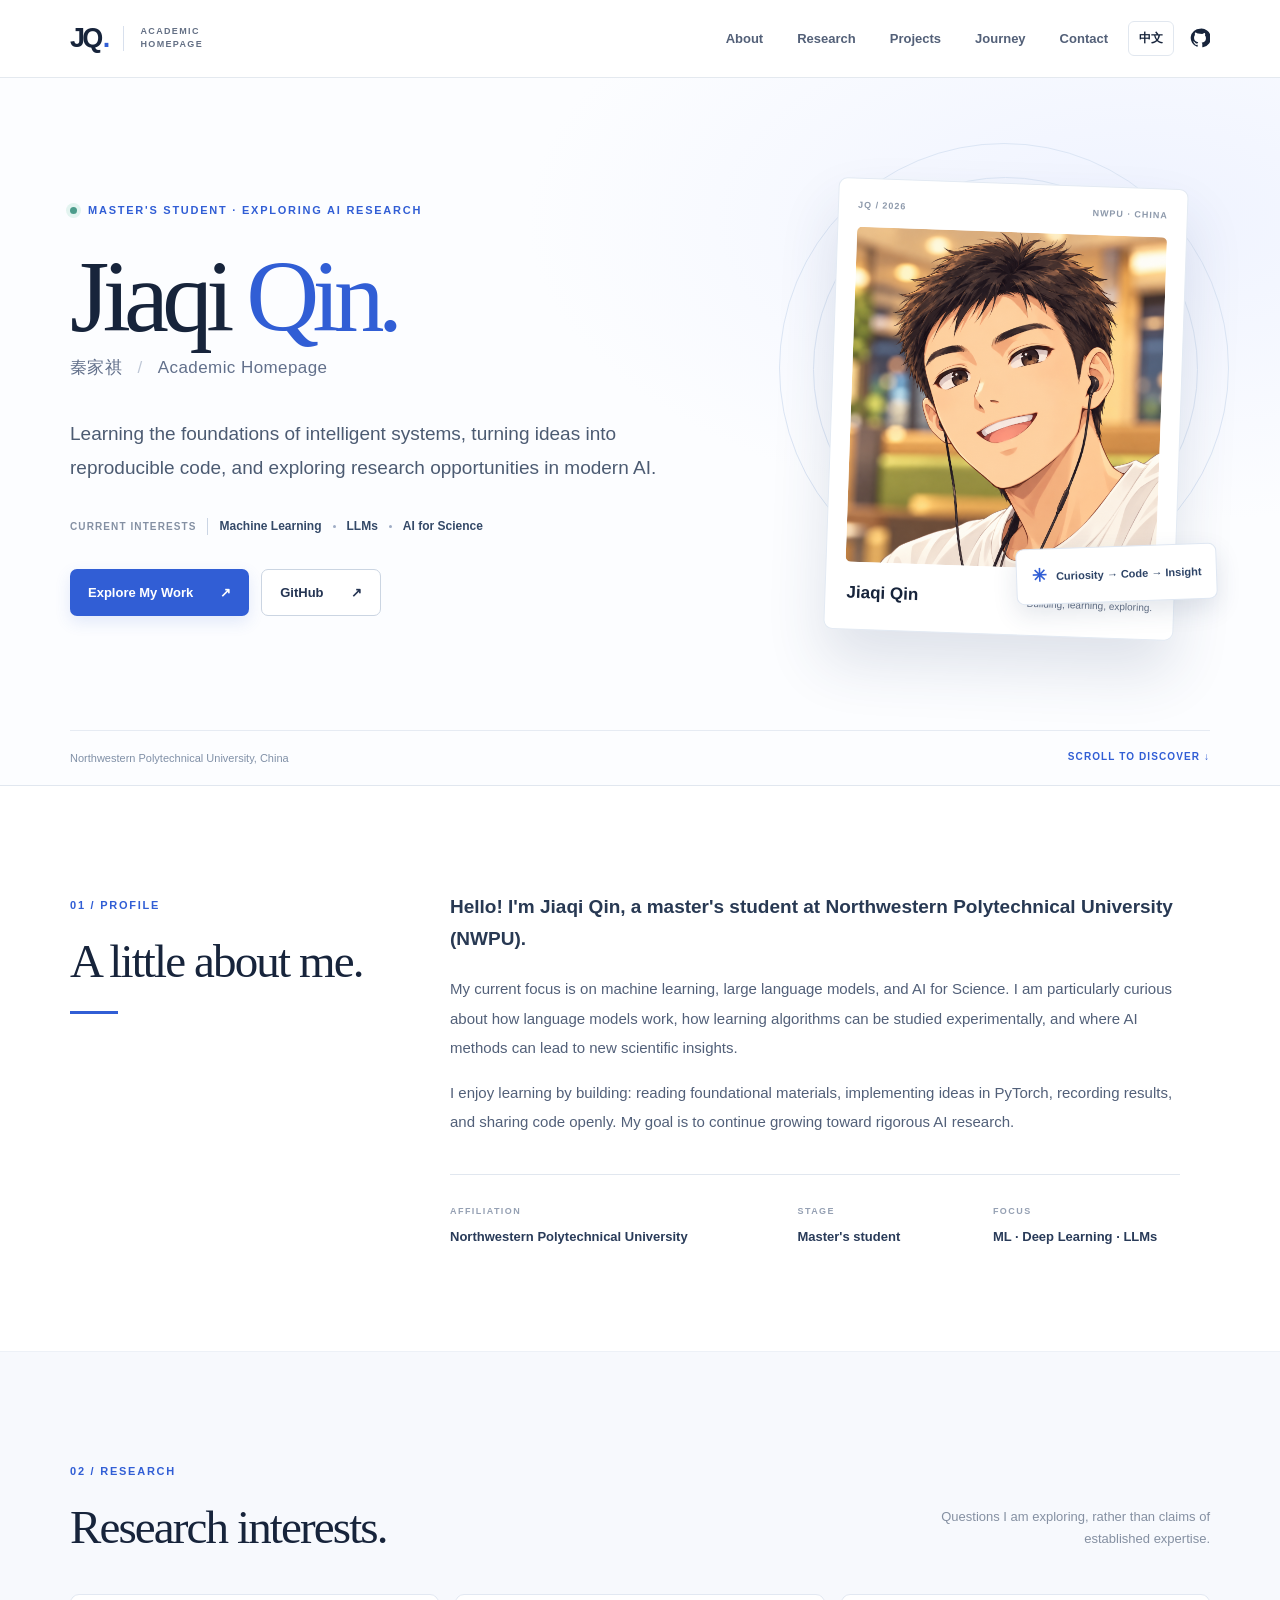
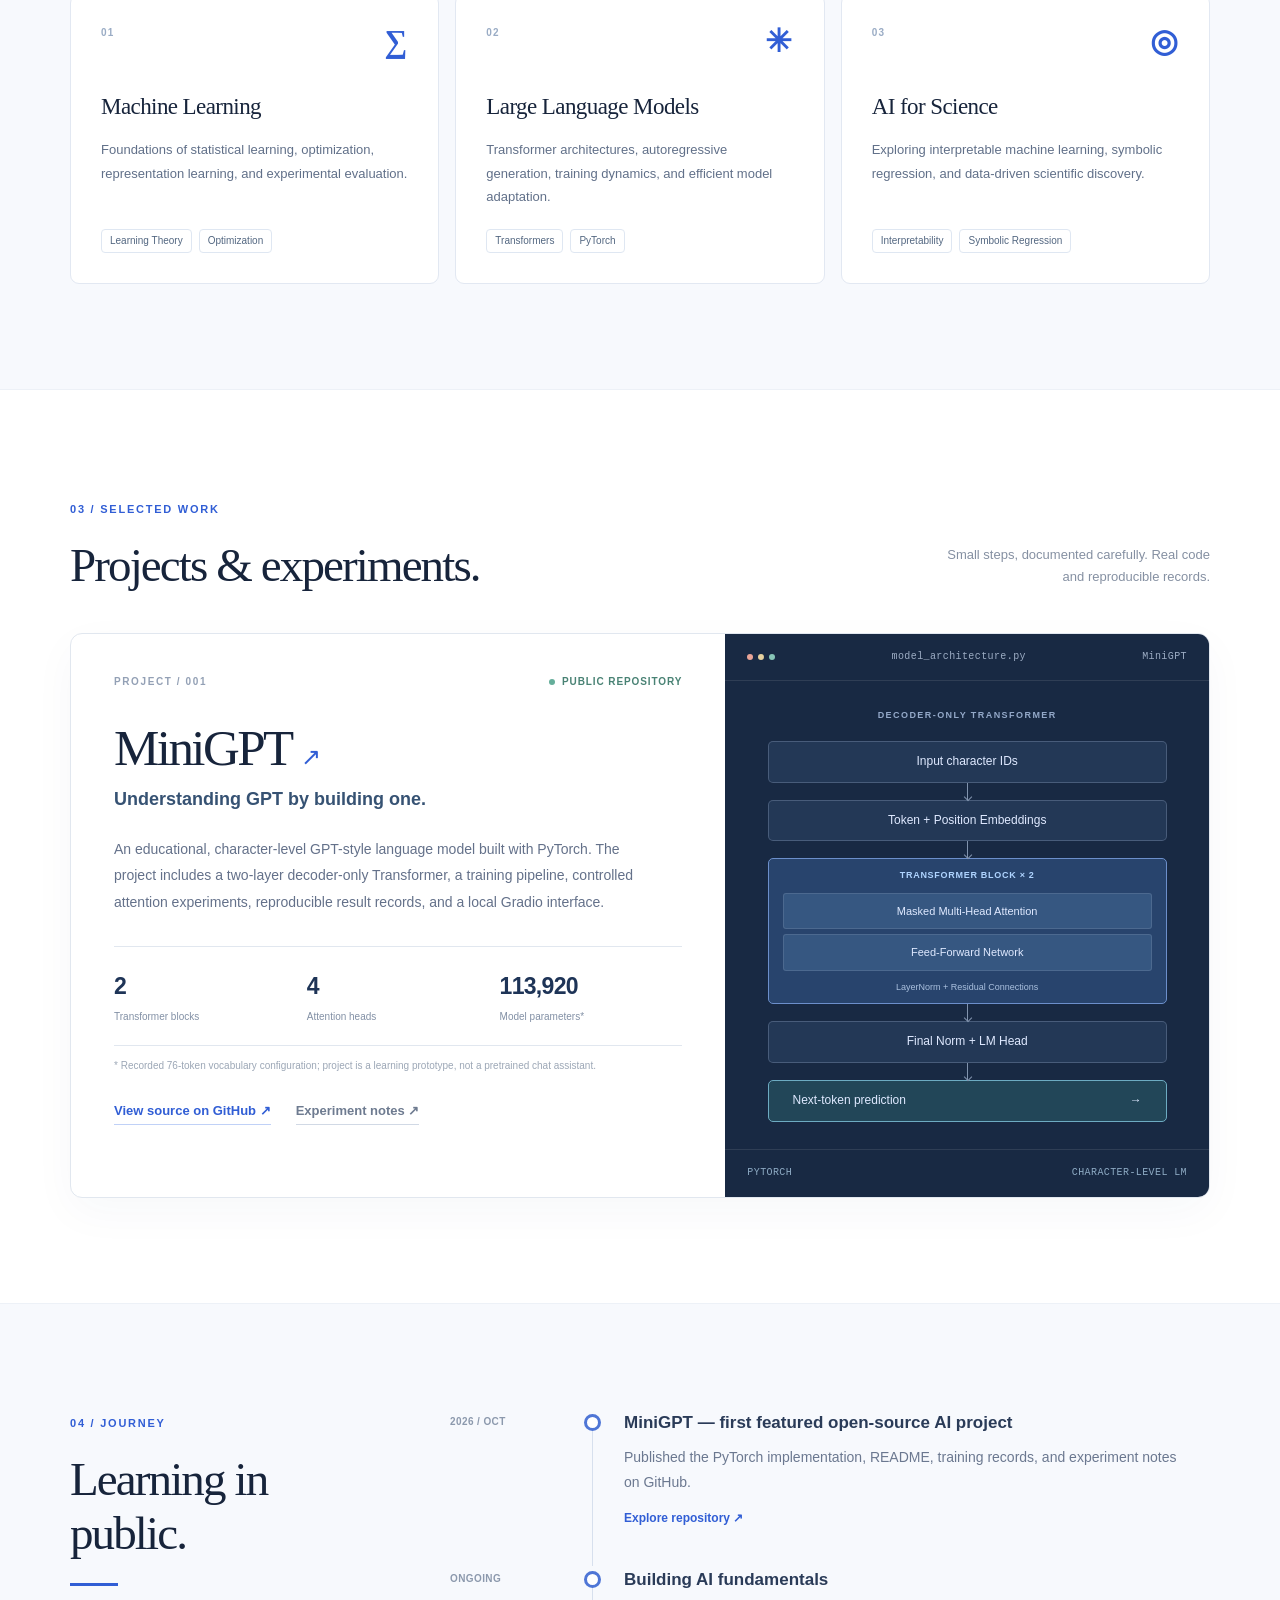
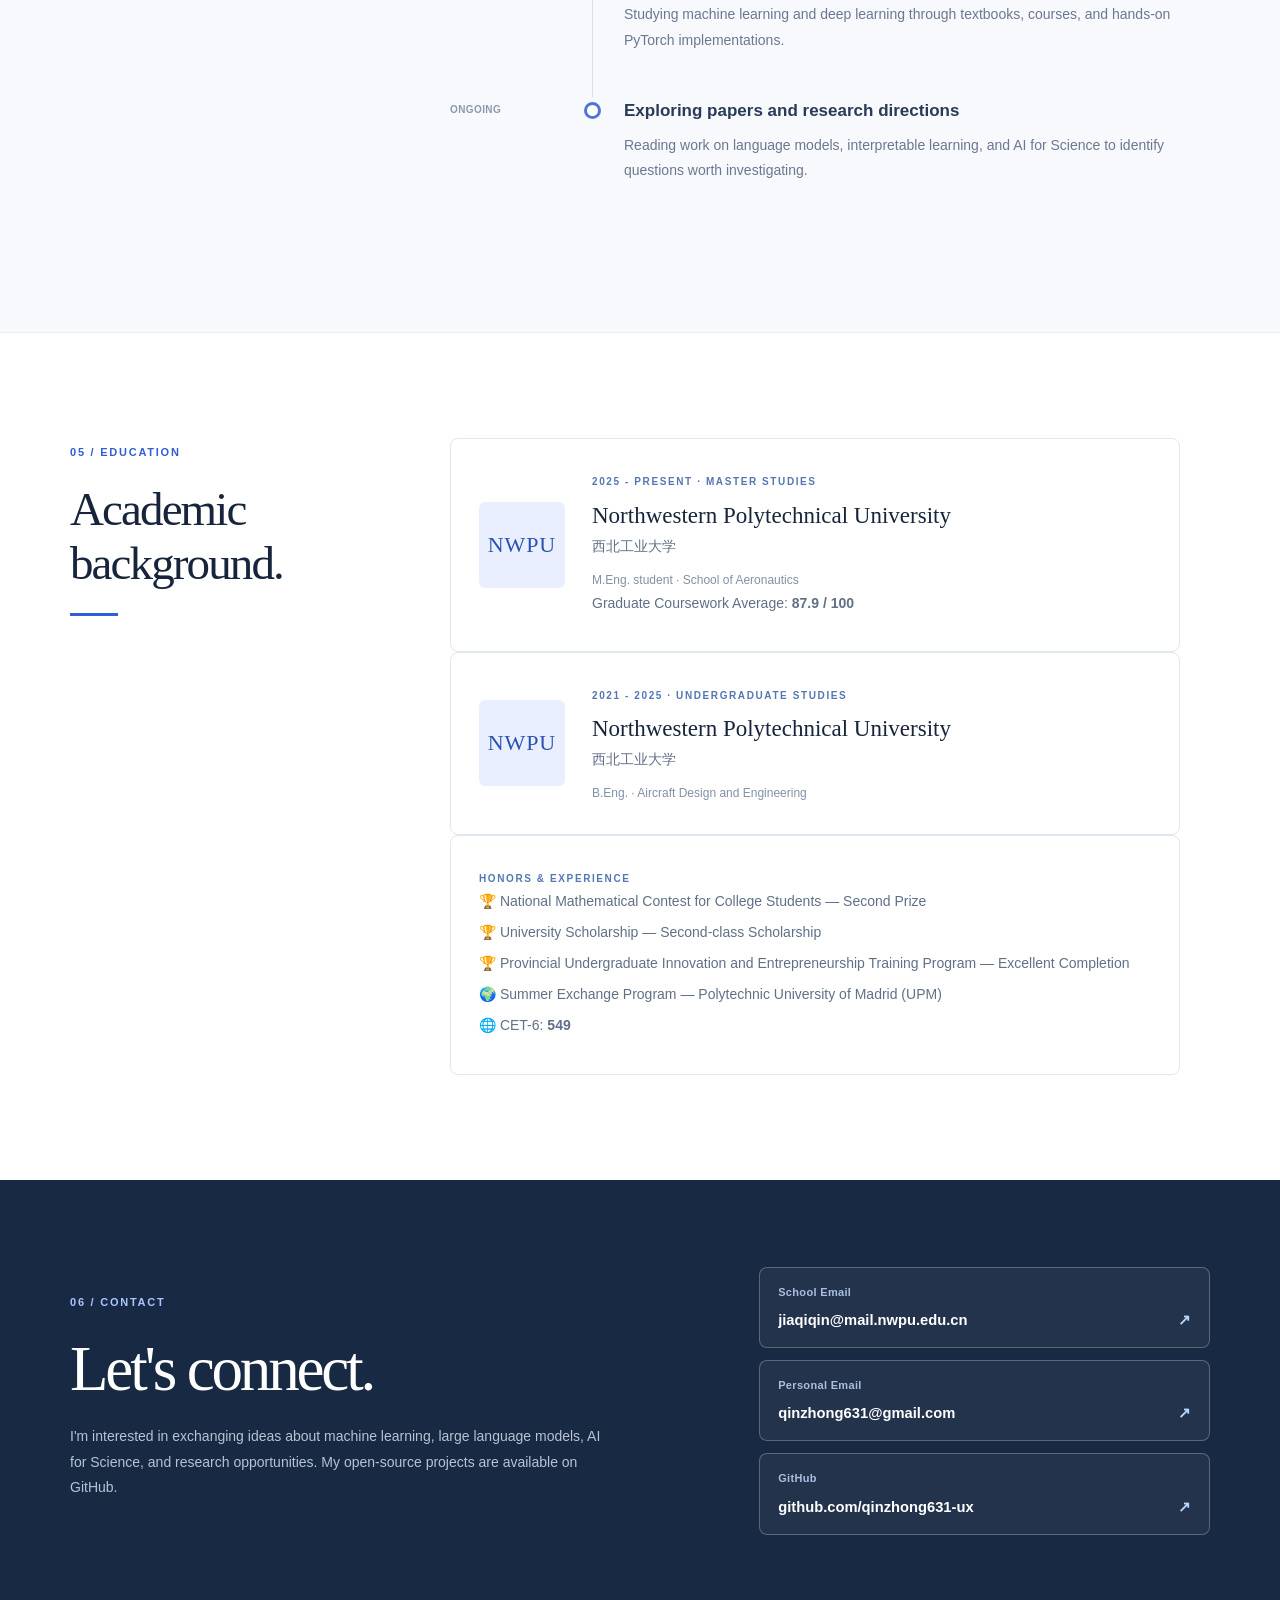
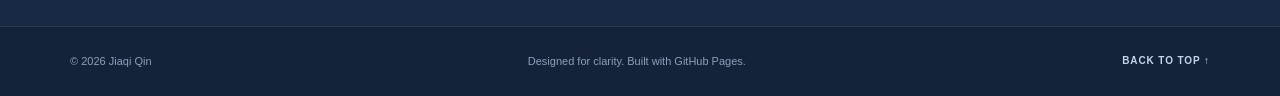
<file: index.html>
<!doctype html>
<html lang="en">
<head>
  <meta charset="utf-8" />
  <meta name="viewport" content="width=device-width, initial-scale=1" />
  <meta name="description" content="Jiaqi Qin — a master's student at Northwestern Polytechnical University exploring machine learning, language models, and AI for Science." />
  <meta name="theme-color" content="#f8fafc" />
  <meta property="og:title" content="Jiaqi Qin | Academic Homepage" />
  <meta property="og:description" content="Machine Learning · Language Models · AI for Science | Selected projects and research exploration." />
  <meta property="og:type" content="website" />
  <link rel="icon" href="assets/favicon.svg" type="image/svg+xml" />
  <link rel="stylesheet" href="styles.css?v=20261013-avatar-size" />
  <title>Jiaqi Qin | Academic Homepage</title>
</head>
<body>
  <a class="skip-link" href="#main">Skip to content</a>
  <header class="site-header">
    <div class="container header-inner">
      <a href="#top" class="brand" aria-label="Jiaqi Qin, back to top">
        <span class="brand-mark">JQ<span class="brand-dot">.</span></span>
        <span class="brand-divider"></span>
        <span class="brand-sub">ACADEMIC<br />HOMEPAGE</span>
      </a>
      <nav id="primary-nav" class="main-nav" aria-label="Main navigation">
        <a href="#about" data-en="About" data-zh="关于">About</a>
        <a href="#interests" data-en="Research" data-zh="研究方向">Research</a>
        <a href="#projects" data-en="Projects" data-zh="项目">Projects</a>
        <a href="#journey" data-en="Journey" data-zh="成长经历">Journey</a>
        <a href="#contact" data-en="Contact" data-zh="联系">Contact</a>
      </nav>
      <div class="header-actions">
        <button id="language-toggle" class="language-toggle" type="button" aria-label="Switch to Chinese" title="Switch language">中文</button>
        <a class="header-github" href="https://github.com/qinzhong631-ux" target="_blank" rel="noopener noreferrer" aria-label="GitHub profile">
          <svg aria-hidden="true" viewBox="0 0 24 24" fill="currentColor"><path d="M12 .85a11.15 11.15 0 0 0-3.525 21.73c.558.1.764-.242.764-.536 0-.265-.01-.966-.016-1.896-3.108.675-3.765-1.497-3.765-1.497-.508-1.291-1.239-1.635-1.239-1.635-1.013-.693.077-.679.077-.679 1.121.08 1.711 1.151 1.711 1.151.997 1.71 2.615 1.215 3.251.929.101-.722.39-1.214.708-1.493-2.482-.282-5.093-1.241-5.093-5.518 0-1.219.436-2.215 1.15-2.996-.115-.282-.498-1.416.11-2.953 0 0 .939-.3 3.072 1.144A10.7 10.7 0 0 1 12 6.824a10.7 10.7 0 0 1 2.797.377c2.132-1.444 3.07-1.144 3.07-1.144.61 1.537.227 2.67.112 2.953.715.781 1.148 1.777 1.148 2.996 0 4.287-2.615 5.233-5.105 5.51.402.347.761 1.033.761 2.081 0 1.504-.014 2.717-.014 3.085 0 .297.203.643.77.535A11.152 11.152 0 0 0 12 .85Z"/></svg>
        </a>
        <button id="menu-toggle" class="menu-toggle" type="button" aria-expanded="false" aria-controls="primary-nav" aria-label="Open navigation menu"><span></span><span></span><span></span></button>
      </div>
    </div>
  </header>

  <main id="main">
    <section class="hero" id="top">
      <div class="container hero-grid">
        <div class="hero-copy">
          <div class="hero-label"><span class="status-dot"></span><span data-en="MASTER'S STUDENT · EXPLORING AI RESEARCH" data-zh="硕士研究生 · 探索人工智能科研">MASTER'S STUDENT · EXPLORING AI RESEARCH</span></div>
          <h1>Jiaqi <em>Qin.</em></h1>
          <div class="chinese-name">秦家祺 <span class="name-divider">/</span> <span data-en="Academic Homepage" data-zh="个人学术主页">Academic Homepage</span></div>
          <p class="hero-description" data-en="Learning the foundations of intelligent systems, turning ideas into reproducible code, and exploring research opportunities in modern AI." data-zh="系统学习人工智能的基础方法，把想法实现为可复现的代码，并积极探索现代 AI 的科研机会。">Learning the foundations of intelligent systems, turning ideas into reproducible code, and exploring research opportunities in modern AI.</p>
          <div class="hero-focus"><span data-en="CURRENT INTERESTS" data-zh="当前关注">CURRENT INTERESTS</span><div class="focus-separator"></div><strong>Machine Learning</strong><i></i><strong>LLMs</strong><i></i><strong>AI for Science</strong></div>
          <div class="hero-actions">
            <a href="#projects" class="button button-primary"><span data-en="Explore My Work" data-zh="查看我的项目">Explore My Work</span><span aria-hidden="true">↗</span></a>
            <a href="https://github.com/qinzhong631-ux" class="button button-outline" target="_blank" rel="noopener noreferrer">GitHub <span aria-hidden="true">↗</span></a>
          </div>
        </div>
        <aside class="hero-visual" aria-label="Profile illustration and affiliation">
          <div class="halo halo-1"></div><div class="halo halo-2"></div>
          <div class="profile-frame">
            <div class="profile-topline"><span>JQ / 2026</span><span>NWPU · CHINA</span></div>
            <img class="portrait" src="assets/avatar.png" alt="Jiaqi Qin's illustrated avatar" />
            <div class="profile-bottom"><span class="profile-bottom-name">Jiaqi Qin</span><span data-en="Building, learning, exploring." data-zh="学习、实践、探索。">Building, learning, exploring.</span></div>
          </div>
          <div class="floating-note"><span class="floating-note-icon">✳</span><span data-en="Curiosity → Code → Insight" data-zh="好奇 → 代码 → 理解">Curiosity → Code → Insight</span></div>
        </aside>
      </div>
      <div class="container hero-bottom"><span data-en="Northwestern Polytechnical University, China" data-zh="西北工业大学 · 中国">Northwestern Polytechnical University, China</span><a href="#about" data-en="SCROLL TO DISCOVER ↓" data-zh="向下探索 ↓">SCROLL TO DISCOVER ↓</a></div>
    </section>

    <section class="section" id="about">
      <div class="container section-grid">
        <div class="section-head"><span class="section-index">01 / PROFILE</span><h2 data-en="A little about me." data-zh="关于我">A little about me.</h2><div class="section-rule"></div></div>
        <div class="section-content about-copy">
          <p class="lead" data-en="Hello! I'm Jiaqi Qin, a master's student at Northwestern Polytechnical University (NWPU)." data-zh="你好！我是秦家祺，目前就读于西北工业大学硕士研究生。">Hello! I'm Jiaqi Qin, a master's student at Northwestern Polytechnical University (NWPU).</p>
          <p data-en="My current focus is on machine learning, large language models, and AI for Science. I am particularly curious about how language models work, how learning algorithms can be studied experimentally, and where AI methods can lead to new scientific insights." data-zh="我目前致力于打牢机器学习和深度学习基础，尤其关注大语言模型的工作原理、学习算法的实验研究，以及人工智能方法如何促进科学发现。">My current focus is on machine learning, large language models, and AI for Science. I am particularly curious about how language models work, how learning algorithms can be studied experimentally, and where AI methods can lead to new scientific insights.</p>
          <p data-en="I enjoy learning by building: reading foundational materials, implementing ideas in PyTorch, recording results, and sharing code openly. My goal is to continue growing toward rigorous AI research." data-zh="我喜欢通过动手实践学习：阅读基础教材与论文，用 PyTorch 实现想法，记录实验结果，并公开分享代码。我希望在这个过程中逐步走向严谨的人工智能科研。">I enjoy learning by building: reading foundational materials, implementing ideas in PyTorch, recording results, and sharing code openly. My goal is to continue growing toward rigorous AI research.</p>
          <div class="about-facts"><div><span class="fact-label" data-en="AFFILIATION" data-zh="就读院校">AFFILIATION</span><strong>Northwestern Polytechnical University</strong></div><div><span class="fact-label" data-en="STAGE" data-zh="学习阶段">STAGE</span><strong data-en="Master's student" data-zh="在读硕士研究生">Master's student</strong></div><div><span class="fact-label" data-en="FOCUS" data-zh="主要关注">FOCUS</span><strong>ML · Deep Learning · LLMs</strong></div></div>
        </div>
      </div>
    </section>

    <section class="section section-tint" id="interests">
      <div class="container"><div class="section-title-row"><div><span class="section-index">02 / RESEARCH</span><h2 data-en="Research interests." data-zh="研究兴趣">Research interests.</h2></div><p data-en="Questions I am exploring, rather than claims of established expertise." data-zh="正在探索的问题，而非已经取得的科研成果。">Questions I am exploring, rather than claims of established expertise.</p></div>
        <div class="interests-grid">
          <article class="interest-card"><div class="interest-top"><span>01</span><span class="interest-symbol">∑</span></div><h3>Machine Learning</h3><p data-en="Foundations of statistical learning, optimization, representation learning, and experimental evaluation." data-zh="统计学习基础、优化方法、表示学习与实验评价。">Foundations of statistical learning, optimization, representation learning, and experimental evaluation.</p><div class="card-tags"><span>Learning Theory</span><span>Optimization</span></div></article>
          <article class="interest-card"><div class="interest-top"><span>02</span><span class="interest-symbol">✳</span></div><h3>Large Language Models</h3><p data-en="Transformer architectures, autoregressive generation, training dynamics, and efficient model adaptation." data-zh="Transformer 架构、自回归生成、训练动力学与高效模型适配。">Transformer architectures, autoregressive generation, training dynamics, and efficient model adaptation.</p><div class="card-tags"><span>Transformers</span><span>PyTorch</span></div></article>
          <article class="interest-card"><div class="interest-top"><span>03</span><span class="interest-symbol">◎</span></div><h3>AI for Science</h3><p data-en="Exploring interpretable machine learning, symbolic regression, and data-driven scientific discovery." data-zh="探索可解释机器学习、符号回归，以及数据驱动的科学发现。">Exploring interpretable machine learning, symbolic regression, and data-driven scientific discovery.</p><div class="card-tags"><span>Interpretability</span><span>Symbolic Regression</span></div></article>
        </div>
      </div>
    </section>

    <section class="section" id="projects">
      <div class="container"><div class="section-title-row"><div><span class="section-index">03 / SELECTED WORK</span><h2 data-en="Projects & experiments." data-zh="项目与实验">Projects & experiments.</h2></div><p data-en="Small steps, documented carefully. Real code and reproducible records." data-zh="从小项目开始，认真记录过程，用真实代码和可复现的结果积累能力。">Small steps, documented carefully. Real code and reproducible records.</p></div>
        <article class="featured-project">
          <div class="project-main"><div class="project-meta"><span class="project-number">PROJECT / 001</span><span class="project-status"><i></i><span data-en="PUBLIC REPOSITORY" data-zh="公开代码仓库">PUBLIC REPOSITORY</span></span></div>
            <h3>MiniGPT <span class="project-arrow">↗</span></h3><p class="project-subtitle" data-en="Understanding GPT by building one." data-zh="通过亲手实现，理解 GPT 的工作原理。">Understanding GPT by building one.</p>
            <p class="project-description" data-en="An educational, character-level GPT-style language model built with PyTorch. The project includes a two-layer decoder-only Transformer, a training pipeline, controlled attention experiments, reproducible result records, and a local Gradio interface." data-zh="一个基于 PyTorch 实现的字符级 GPT 风格语言模型学习项目，包含双层 Decoder-only Transformer、训练流程、注意力对照实验、可复现实验记录和本地 Gradio 界面。">An educational, character-level GPT-style language model built with PyTorch. The project includes a two-layer decoder-only Transformer, a training pipeline, controlled attention experiments, reproducible result records, and a local Gradio interface.</p>
            <div class="project-numbers"><div><strong>2</strong><span data-en="Transformer blocks" data-zh="Transformer 模块">Transformer blocks</span></div><div><strong>4</strong><span data-en="Attention heads" data-zh="注意力头">Attention heads</span></div><div><strong>113,920</strong><span data-en="Model parameters*" data-zh="模型参数量*">Model parameters*</span></div></div>
            <p class="project-caveat" data-en="* Recorded 76-token vocabulary configuration; project is a learning prototype, not a pretrained chat assistant." data-zh="* 基于已记录的 76-token 词表配置；本项目是学习原型，并非预训练聊天助手。">* Recorded 76-token vocabulary configuration; project is a learning prototype, not a pretrained chat assistant.</p>
            <div class="project-actions"><a class="text-link" href="https://github.com/qinzhong631-ux/minigpt-lab" target="_blank" rel="noopener noreferrer"><span data-en="View source on GitHub" data-zh="在 GitHub 查看源码">View source on GitHub</span> ↗</a><a class="text-link subdued" href="https://github.com/qinzhong631-ux/minigpt-lab/blob/main/docs/EXPERIMENTS.md" target="_blank" rel="noopener noreferrer"><span data-en="Experiment notes" data-zh="实验记录">Experiment notes</span> ↗</a></div>
          </div>
          <div class="project-diagram"><div class="diagram-header"><div class="window-dots"><i></i><i></i><i></i></div><span>model_architecture.py</span><span>MiniGPT</span></div><div class="diagram-body"><div class="diagram-caption">DECODER-ONLY TRANSFORMER</div><div class="diagram-node">Input character IDs</div><div class="diagram-connector"></div><div class="diagram-node">Token + Position Embeddings</div><div class="diagram-connector"></div><div class="diagram-block"><span>TRANSFORMER BLOCK × 2</span><div>Masked Multi-Head Attention</div><div>Feed-Forward Network</div><small>LayerNorm + Residual Connections</small></div><div class="diagram-connector"></div><div class="diagram-node">Final Norm + LM Head</div><div class="diagram-connector"></div><div class="diagram-node output-node">Next-token prediction <span>→</span></div></div><div class="diagram-bottom"><span>PYTORCH</span><span>CHARACTER-LEVEL LM</span></div></div>
        </article>
      </div>
    </section>

    <section class="section section-tint" id="journey">
      <div class="container section-grid">
        <div class="section-head"><span class="section-index">04 / JOURNEY</span><h2 data-en="Learning in public." data-zh="持续学习与探索">Learning in public.</h2><div class="section-rule"></div></div>
        <div class="section-content">
          <div class="timeline"><div class="timeline-item"><span class="timeline-period">2026 / OCT</span><div class="timeline-point"></div><div class="timeline-copy"><h3 data-en="MiniGPT — first featured open-source AI project" data-zh="MiniGPT — 首个重点展示的开源 AI 项目">MiniGPT — first featured open-source AI project</h3><p data-en="Published the PyTorch implementation, README, training records, and experiment notes on GitHub." data-zh="在 GitHub 发布 PyTorch 实现、项目说明、训练记录和实验笔记。">Published the PyTorch implementation, README, training records, and experiment notes on GitHub.</p><a href="https://github.com/qinzhong631-ux/minigpt-lab" target="_blank" rel="noopener noreferrer" data-en="Explore repository ↗" data-zh="查看仓库 ↗">Explore repository ↗</a></div></div>
            <div class="timeline-item"><span class="timeline-period" data-en="ONGOING" data-zh="持续进行">ONGOING</span><div class="timeline-point"></div><div class="timeline-copy"><h3 data-en="Building AI fundamentals" data-zh="系统学习 AI 基础">Building AI fundamentals</h3><p data-en="Studying machine learning and deep learning through textbooks, courses, and hands-on PyTorch implementations." data-zh="通过教材、课程和 PyTorch 编程实践学习机器学习与深度学习。">Studying machine learning and deep learning through textbooks, courses, and hands-on PyTorch implementations.</p></div></div>
            <div class="timeline-item"><span class="timeline-period" data-en="ONGOING" data-zh="持续进行">ONGOING</span><div class="timeline-point"></div><div class="timeline-copy"><h3 data-en="Exploring papers and research directions" data-zh="探索论文与研究方向">Exploring papers and research directions</h3><p data-en="Reading work on language models, interpretable learning, and AI for Science to identify questions worth investigating." data-zh="阅读语言模型、可解释学习与 AI for Science 相关工作，寻找值得进一步研究的问题。">Reading work on language models, interpretable learning, and AI for Science to identify questions worth investigating.</p></div></div>
          </div>
        </div>
      </div>
    </section>

    <section class="section education-section" id="education">
<div class="container section-grid">
<div class="section-head"><span class="section-index">05 / EDUCATION</span><h2 data-en="Academic background." data-zh="教育背景">Academic background.</h2><div class="section-rule"></div></div>
<div class="section-content">
<div class="education-card">
<div class="edu-monogram" aria-hidden="true">NWPU</div>
<div>
<span class="education-label">2025 - PRESENT · MASTER STUDIES</span>
<h3>Northwestern Polytechnical University</h3>
<p>西北工业大学</p>
<span class="education-detail">M.Eng. student · School of Aeronautics</span>
<p>Graduate Coursework Average: <b>87.9 / 100</b></p>
</div>
</div>

<div class="education-card">
<div class="edu-monogram" aria-hidden="true">NWPU</div>
<div>
<span class="education-label">2021 - 2025 · UNDERGRADUATE STUDIES</span>
<h3>Northwestern Polytechnical University</h3>
<p>西北工业大学</p>
<span class="education-detail">B.Eng. · Aircraft Design and Engineering</span>
</div>
</div>

<div class="education-card">
<div>
<span class="education-label">HONORS & EXPERIENCE</span>
<p>🏆 National Mathematical Contest for College Students — Second Prize</p>
<p>🏆 University Scholarship — Second-class Scholarship</p>
<p>🏆 Provincial Undergraduate Innovation and Entrepreneurship Training Program — Excellent Completion</p>
<p>🌍 Summer Exchange Program — Polytechnic University of Madrid (UPM)</p>
<p>🌐 CET-6: <b>549</b></p>
</div>
</div>
</div>
</div>
</section>

    <section class="contact-section" id="contact"><div class="container contact-inner"><div><span class="section-index light-index">06 / CONTACT</span><h2 data-en="Let's connect." data-zh="欢迎交流">Let's connect.</h2><p data-en="I'm interested in exchanging ideas about machine learning, large language models, AI for Science, and research opportunities. My open-source projects are available on GitHub." data-zh="欢迎交流机器学习、大语言模型及科研机会。我的公开项目与代码可在 GitHub 查看。">I'm interested in exchanging ideas about machine learning, large language models, AI for Science, and research opportunities. My open-source projects are available on GitHub.</p></div><div class="contact-actions">
          <a class="contact-card" href="mailto:jiaqiqin@mail.nwpu.edu.cn">
            <span class="contact-card-label" data-en="School Email" data-zh="学校邮箱">School Email</span>
            <span class="contact-card-value">jiaqiqin@mail.nwpu.edu.cn <span aria-hidden="true">↗</span></span>
          </a>
          <a class="contact-card" href="mailto:qinzhong631@gmail.com">
            <span class="contact-card-label" data-en="Personal Email" data-zh="个人邮箱">Personal Email</span>
            <span class="contact-card-value">qinzhong631@gmail.com <span aria-hidden="true">↗</span></span>
          </a>
          <a class="contact-card" href="https://github.com/qinzhong631-ux" target="_blank" rel="noopener noreferrer">
            <span class="contact-card-label">GitHub</span>
            <span class="contact-card-value">github.com/qinzhong631-ux <span aria-hidden="true">↗</span></span>
          </a>
        </div></div></section>
  </main>
  <footer class="footer"><div class="container footer-inner"><span>© <span id="current-year">2026</span> Jiaqi Qin</span><span data-en="Designed for clarity. Built with GitHub Pages." data-zh="简洁展示，基于 GitHub Pages 部署。">Designed for clarity. Built with GitHub Pages.</span><a href="#top" data-en="BACK TO TOP ↑" data-zh="返回顶部 ↑">BACK TO TOP ↑</a></div></footer>
  <script src="script.js" defer></script>
</body>
</html>
</file>
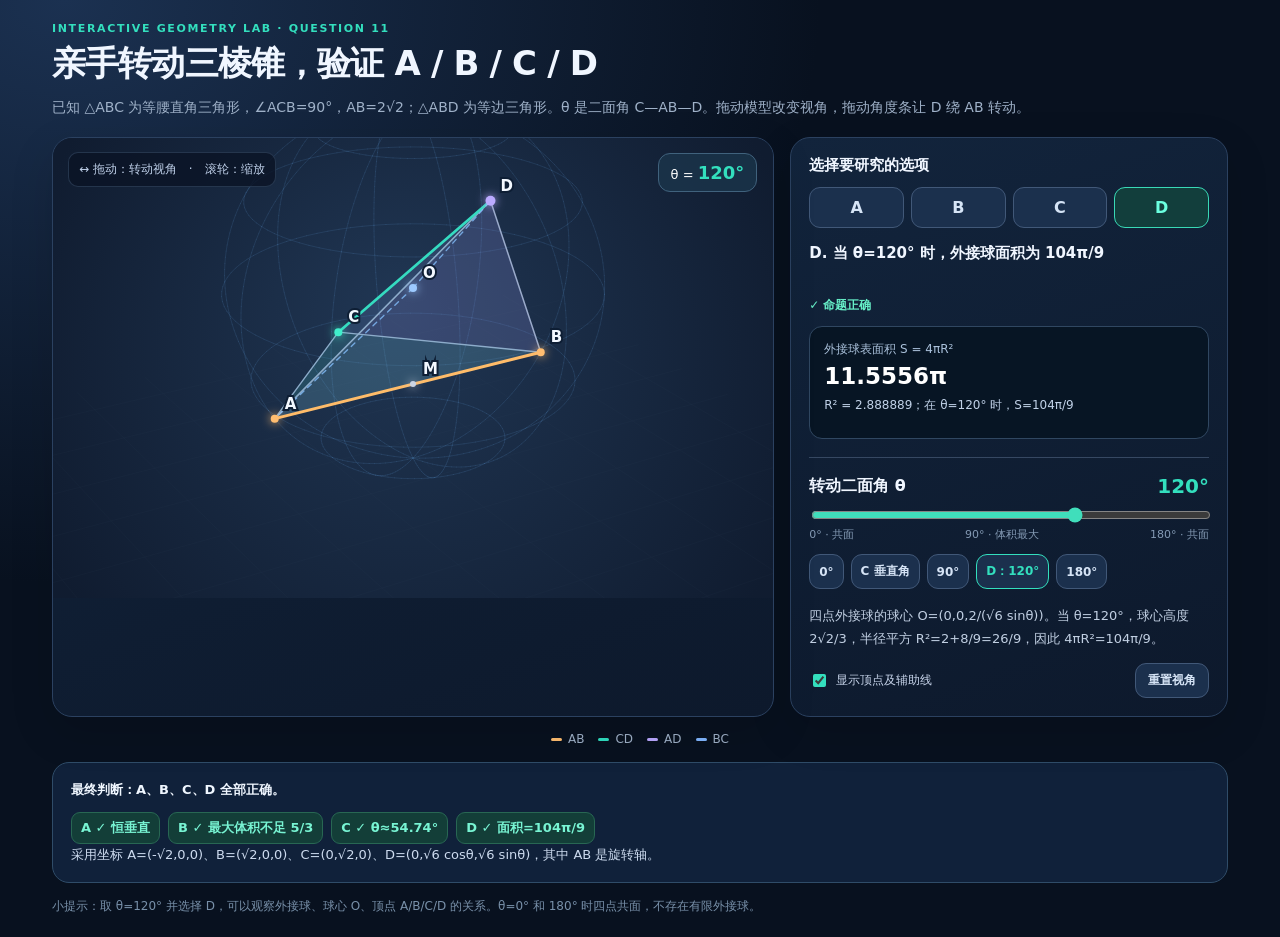
<file: interactive/pyramid-question11.html>
<!doctype html>
<html lang="zh-CN"><head><meta charset="utf-8"><meta name="viewport" content="width=device-width,initial-scale=1">
<title>第11题｜三棱锥交互探索</title>
<style>
:root{font-family:Inter,"Noto Sans SC","Microsoft YaHei",system-ui,sans-serif;color-scheme:dark;--bg:#08111f;--panel:#101e32;--border:#2b4160;--ink:#f0f6ff;--muted:#9fb1c8;--teal:#33dfbe;--orange:#ffbc65;--purple:#b8a0ff;--blue:#88bbff}*{box-sizing:border-box}body{margin:0;background:radial-gradient(ellipse at 5% 0%,#1b3151 0,transparent 44%),var(--bg);color:var(--ink)}.shell{max-width:1220px;margin:auto;padding:22px}.eyebrow{color:var(--teal);letter-spacing:.15em;font-weight:800;font-size:11px}h1{font-size:clamp(22px,3.4vw,34px);letter-spacing:-.025em;margin:6px 0 9px}.intro{font-size:14px;color:var(--muted);line-height:1.65;margin:0 0 18px}.workspace{display:grid;grid-template-columns:minmax(0,1.65fr) minmax(300px,1fr);gap:16px}.panel{border:1px solid var(--border);border-radius:20px;background:linear-gradient(160deg,#12243c,#0d192c);box-shadow:0 15px 44px #0002;overflow:hidden}.viewport{position:relative;min-height:460px}.viewport canvas{width:100%;height:460px;display:block;cursor:grab;touch-action:none}.viewport canvas:active{cursor:grabbing}.hint{position:absolute;top:14px;left:15px;font-size:12px;color:#bfd0e9;background:#0b1426c9;padding:8px 10px;border:1px solid #3a526e88;border-radius:10px;pointer-events:none}.angle-pill{position:absolute;top:15px;right:16px;color:#fff;background:#1a354bce;padding:8px 12px;border:1px solid #40627d;border-radius:12px;font-size:13px}.angle-pill b{color:var(--teal);font-size:18px}.legend{display:flex;justify-content:center;flex-wrap:wrap;gap:14px;color:var(--muted);font-size:12px;margin:0 8px 12px}.dot{display:inline-block;width:11px;height:3px;vertical-align:middle;margin-right:6px;border-radius:4px}.model-note{margin:8px 18px 17px;color:var(--muted);font-size:12px;text-align:center}.controls{padding:18px}.controls h2{font-size:15px;margin:0 0 12px}.case-tabs{display:grid;grid-template-columns:repeat(4,1fr);gap:7px;margin-bottom:14px}.case-tabs button,.presets button,.btn{background:#1b304d;border:1px solid #415878;color:#d6e4f6;padding:10px 5px;border-radius:11px;cursor:pointer;font:inherit;font-weight:700;transition:.15s}.case-tabs button:hover,.presets button:hover,.btn:hover{background:#294767}.case-tabs button.active{background:#123e3c;border:1px solid #39d9b6;color:#6bffe0}.case-tabs button:focus-visible,.presets button:focus-visible,.btn:focus-visible,input:focus-visible{outline:2px solid #a1bfff;outline-offset:2px}.question{font-weight:750;line-height:1.55;font-size:15px;min-height:48px}.correct{color:#67f0c8;font-size:12px;font-weight:800;margin-top:7px}.formula{margin-top:12px;background:#071524;border:1px solid #304761;border-radius:13px;padding:14px;min-height:113px}.formula .label{color:#aac1db;font-size:12px}.formula .value{color:#fff;font-size:23px;font-weight:800;margin-top:5px;font-variant-numeric:tabular-nums}.formula .details{color:#c1d2e8;font-size:12px;line-height:1.6;margin-top:7px}.slider-card{margin-top:18px;padding-top:16px;border-top:1px solid #364862}.slider-header{display:flex;align-items:center;justify-content:space-between;margin-bottom:7px;font-weight:750}.slider-header output{color:var(--teal);font-size:20px;font-variant-numeric:tabular-nums}.slider{width:100%;accent-color:#40debb;cursor:pointer}.scale{display:flex;justify-content:space-between;color:#849ab4;font-size:11px}.presets{display:flex;flex-wrap:wrap;gap:7px;margin-top:12px}.presets button{padding:8px 9px;font-size:12px;font-weight:600}.presets button.selected{border-color:var(--teal);color:var(--teal)}.description{margin-top:16px;color:#c1cfe2;font-size:13px;line-height:1.73}.row{display:flex;align-items:center;justify-content:space-between;gap:9px;margin-top:13px}.toggle{display:flex;gap:7px;align-items:center;color:#c5d2e8;font-size:12px;cursor:pointer}.toggle input{accent-color:var(--teal)}.btn{padding:8px 12px;font-size:12px}.summary{margin-top:16px;padding:16px 18px;background:#10213a;border:1px solid #2f4c68;border-radius:17px;color:#cddbef;font-size:13px;line-height:1.7}.summary strong{color:#f0f7ff}.summary .badges{display:flex;gap:8px;flex-wrap:wrap;margin-top:11px}.tag{border-radius:9px;padding:4px 9px;color:#78f4d3;border:1px solid #286753;background:#133e38;font-weight:800}.footer{color:#7890a9;font-size:12px;margin-top:15px}@media(max-width:800px){.shell{padding:12px}.workspace{grid-template-columns:1fr}.viewport{min-height:350px}.viewport canvas{height:350px}.controls{padding:16px}.case-tabs button{padding:9px 3px}}
</style></head><body><main class="shell">
<div class="eyebrow">INTERACTIVE GEOMETRY LAB · QUESTION 11</div><h1>亲手转动三棱锥，验证 A / B / C / D</h1>
<p class="intro">已知 △ABC 为等腰直角三角形，∠ACB=90°，AB=2√2；△ABD 为等边三角形。θ 是二面角 C—AB—D。拖动模型改变视角，拖动角度条让 D 绕 AB 转动。</p>
<section class="workspace"><div class="panel viewport"><canvas id="scene" aria-label="可通过拖动旋转视角的三棱锥三维模型"></canvas><div class="hint">↔ 拖动：转动视角　·　滚轮：缩放</div><div class="angle-pill">θ = <b id="floatingAngle">120°</b></div></div>
<div class="panel controls"><h2>选择要研究的选项</h2><div class="case-tabs"><button data-case="A">A</button><button data-case="B">B</button><button data-case="C">C</button><button data-case="D" class="active">D</button></div>
<div class="question" id="question"></div><div class="correct" id="correct">✓ 命题正确</div><div class="formula"><div class="label" id="metricLabel"></div><div class="value" id="metricValue"></div><div class="details" id="metricDetail"></div></div>
<div class="slider-card"><div class="slider-header"><span>转动二面角 θ</span><output id="angleOutput" for="angle">120°</output></div><input class="slider" id="angle" type="range" min="0" max="180" step="0.00001" value="120"><div class="scale"><span>0° · 共面</span><span>90° · 体积最大</span><span>180° · 共面</span></div>
<div class="presets"><button data-deg="0">0°</button><button data-deg="54.73561">C 垂直角</button><button data-deg="90">90°</button><button data-deg="120" class="selected">D：120°</button><button data-deg="180">180°</button></div></div>
<p class="description" id="explain"></p><div class="row"><label class="toggle"><input type="checkbox" id="labels" checked> 显示顶点及辅助线</label><button class="btn" id="reset">重置视角</button></div></div></section>
<div class="legend" style="margin-top:15px"><span><i class="dot" style="background:#ffbd70"></i>AB</span><span><i class="dot" style="background:#30dec1"></i>CD</span><span><i class="dot" style="background:#b9a8ff"></i>AD</span><span><i class="dot" style="background:#81b6ff"></i>BC</span></div>
<div class="summary"><strong>最终判断：A、B、C、D 全部正确。</strong><div class="badges"><span class="tag">A ✓ 恒垂直</span><span class="tag">B ✓ 最大体积不足 5/3</span><span class="tag">C ✓ θ≈54.74°</span><span class="tag">D ✓ 面积=104π/9</span></div>采用坐标 A=(-√2,0,0)、B=(√2,0,0)、C=(0,√2,0)、D=(0,√6 cosθ,√6 sinθ)，其中 AB 是旋转轴。</div><div class="footer">小提示：取 θ=120° 并选择 D，可以观察外接球、球心 O、顶点 A/B/C/D 的关系。θ=0° 和 180° 时四点共面，不存在有限外接球。</div></main>
<script>
(()=>{
'use strict';
const canvas=document.getElementById('scene'), ctx=canvas.getContext('2d'); const theta=document.getElementById('angle');
let active='D', yaw=-0.54,elev=0.43,zoom=1, drag=false, px=0,py=0, showLabels=true;
const sqrt=Math.sqrt, P=(x,y,z)=>({x,y,z});
const A=P(-sqrt(2),0,0),B=P(sqrt(2),0,0),C=P(0,sqrt(2),0),M=P(0,0,0);
const colors={A:'#ffbd70',B:'#34dcbf',C:'#b9a8ff',D:'#a4c4ff'};
const caseText={
 A:{question:'A. AB ⟂ CD',explain:'始终成立：AB 沿 x 轴，而 C、D 都在垂直于 AB 的中垂平面 x=0 上。因此不论怎样转动 D，CD 都与 AB 垂直。'},
 B:{question:'B. 不存在 θ，使三棱锥体积为 5/3',explain:'底面积 S△ABC=2，D 到底面 ABC 的高度 h=√6·sinθ，因此 V=(2√6/3)·sinθ。最大值约 1.633 小于 5/3≈1.667。'},
 C:{question:'C. 存在锐角 θ，使 AD · BC=0',explain:'向量 AD=(√2,√6 cosθ,√6 sinθ)，BC=(-√2,√2,0)。点积为 -2+2√3 cosθ。令其为零，得到 θ=arccos(1/√3)≈54.7356°，确实是锐角。'},
 D:{question:'D. 当 θ=120° 时，外接球面积为 104π/9',explain:'四点外接球的球心 O=(0,0,2/(√6 sinθ))。当 θ=120°，球心高度 2√2/3，半径平方 R²=2+8/9=26/9，因此 4πR²=104π/9。'}
};
const els={question:document.getElementById('question'),metricLabel:document.getElementById('metricLabel'),metricValue:document.getElementById('metricValue'),metricDetail:document.getElementById('metricDetail'),explain:document.getElementById('explain'),out:document.getElementById('angleOutput'),floating:document.getElementById('floatingAngle')};
function resize(){const b=canvas.getBoundingClientRect();const d=Math.min(devicePixelRatio||1,2);canvas.width=Math.max(1,Math.floor(b.width*d));canvas.height=Math.max(1,Math.floor(b.height*d));ctx.setTransform(d,0,0,d,0,0);draw();}
const dot=(u,v)=>u.x*v.x+u.y*v.y+u.z*v.z,add=(u,v)=>P(u.x+v.x,u.y+v.y,u.z+v.z),subtract=(u,v)=>P(u.x-v.x,u.y-v.y,u.z-v.z),scale=(u,k)=>P(u.x*k,u.y*k,u.z*k);
function project(p){const sy=Math.sin(yaw),cy=Math.cos(yaw),se=Math.sin(elev),ce=Math.cos(elev);
  const right=P(cy,sy,0),up=P(-sy*se,cy*se,ce),towards=P(sy*ce,-cy*ce,se);
  let x=dot(p,right),y=dot(p,up),depth=dot(p,towards); let perspective=8/(8-depth*0.48);const w=canvas.clientWidth,h=canvas.clientHeight;
  return {x:w*.5+x*Math.min(w,h)*(w<650?.19:.238)*zoom*perspective,y:h*.535-y*Math.min(w,h)*(w<650?.19:.238)*zoom*perspective,depth};}
function line(p,q,color='#d6e9ff',width=2,dashed=false,alpha=1){const a=project(p),b=project(q);ctx.save();ctx.globalAlpha=alpha;ctx.strokeStyle=color;ctx.lineWidth=width;ctx.lineCap='round';if(dashed)ctx.setLineDash([5,5]);ctx.beginPath();ctx.moveTo(a.x,a.y);ctx.lineTo(b.x,b.y);ctx.stroke();ctx.restore();}
function polygon(pts,color){const pp=pts.map(project);ctx.save();ctx.beginPath();ctx.moveTo(pp[0].x,pp[0].y);pp.slice(1).forEach(v=>ctx.lineTo(v.x,v.y));ctx.closePath();ctx.fillStyle=color;ctx.fill();ctx.restore();}
function point(p,label,color='#fff',radius=4){const q=project(p);ctx.save();ctx.shadowColor=color;ctx.shadowBlur=10;ctx.beginPath();ctx.arc(q.x,q.y,radius,0,7);ctx.fillStyle=color;ctx.fill();ctx.restore();if(showLabels){ctx.save();ctx.font='700 15px system-ui,sans-serif';ctx.fillStyle='#f3f8ff';ctx.strokeStyle='#0e1e34';ctx.lineWidth=4;ctx.strokeText(label,q.x+10,q.y-10);ctx.fillText(label,q.x+10,q.y-10);ctx.restore();}}
function measure(){const t=Number(theta.value)*Math.PI/180,D=P(0,sqrt(6)*Math.cos(t),sqrt(6)*Math.sin(t));return{t,D,vol:2*sqrt(6)/3*Math.sin(t),dot:-2+2*sqrt(3)*Math.cos(t),centre:sqrt(6)*Math.sin(t)>1e-5?P(0,0,2/(sqrt(6)*Math.sin(t))):null};}
function sphere(O,r){ // Latitudes + longitudes. Wireframe purposefully behind opaque vertex edges.
 const N=90,pi=Math.PI;
 for(let j=1;j<=5;j++){let lat=-pi/2+j*pi/6;let previous=null;
   for(let i=0;i<=N;i++){let lon=i*2*pi/N,p=P(O.x+r*Math.cos(lat)*Math.cos(lon),O.y+r*Math.cos(lat)*Math.sin(lon),O.z+r*Math.sin(lat));if(previous)line(previous,p,'#5e9ad3',.8,false,.19);previous=p;}}
 for(let j=0;j<10;j++){let lon=j*pi/5,previous=null;
   for(let i=0;i<=N;i++){let lat=-pi/2+i*pi/N,p=P(O.x+r*Math.cos(lat)*Math.cos(lon),O.y+r*Math.cos(lat)*Math.sin(lon),O.z+r*Math.sin(lat));if(previous)line(previous,p,'#5e9ad3',.8,false,.19);previous=p;}}
}
function draw(){const w=canvas.clientWidth,h=canvas.clientHeight;if(!w||!h)return;ctx.clearRect(0,0,w,h);
 const {D,centre}=measure();let grad=ctx.createRadialGradient(w*.48,h*.36,5,w*.5,h*.5,w*.57);grad.addColorStop(0,'#203653');grad.addColorStop(1,'#101c30');ctx.fillStyle=grad;ctx.fillRect(0,0,w,h);
 // Subtle viewport plane grid
 for(let i=-5;i<=5;i++){line(P(-4.5,i*.8,-1.5),P(4.5,i*.8,-1.5),'#526782',.65,false,.075);line(P(i*.8,-4.5,-1.5),P(i*.8,4.5,-1.5),'#526782',.65,false,.075);}
 if(active==='D' && centre){let r=sqrt(2+centre.z**2);if(r<12)sphere(centre,r);}
 const faces=[{pts:[A,B,C],fill:'rgba(49,218,174,.11)'},{pts:[A,B,D],fill:'rgba(186,160,255,.13)'},{pts:[A,C,D],fill:'rgba(122,174,244,.08)'},{pts:[B,C,D],fill:'rgba(103,141,206,.085)'}];
 faces.sort((u,v)=>v.pts.reduce((s,p)=>s+project(p).depth,0)-u.pts.reduce((s,p)=>s+project(p).depth,0));faces.forEach(o=>polygon(o.pts,o.fill));
 // Base and silhouette segments
 line(A,C,'#8dacca',1.4);line(B,C,active==='C'?'#86c1ff':'#8dacca',active==='C'?4:1.4);line(B,D,'#9aaaca',1.5);line(A,D,active==='C'?'#b5a2ff':'#8dacca',active==='C'?4:1.6);
 line(A,B,'#ffbc69',active==='A'?4.3:3);line(C,D,'#35dbc0',active==='A'?4.3:2.7);
 // altitude to ABC
 if(active==='B'){let foot=P(0,D.y,0);line(D,foot,'#e7f07d',2,true);point(foot,'H','#e7f07d',3);}
 if(active==='D'&&centre){line(centre,A,'#82bdfa',1.4,true,.8);line(centre,D,'#82bdfa',1.4,true,.8);point(centre,'O','#9dcaff',4);}
 if(showLabels){point(M,'M','#cbd4e4',3);}point(A,'A','#ffbd70');point(B,'B','#ffbd70');point(C,'C','#40efcb');point(D,'D','#bbaaff',5);
}
function render(){const {t,vol,dot:product,centre}=measure(),deg=Number(theta.value);const angle=(Math.round(deg*100)/100).toString()+'°';els.out.textContent=angle;els.floating.textContent=angle;els.question.textContent=caseText[active].question;els.explain.textContent=caseText[active].explain;
 if(active==='A'){els.metricLabel.textContent='AB · CD';els.metricValue.textContent='0（恒成立）';els.metricDetail.textContent='AB=(2√2, 0, 0)，CD 的 x 分量=0';}
 if(active==='B'){els.metricLabel.textContent='当前体积 V / 最大体积 Vmax';els.metricValue.textContent=vol.toFixed(4)+' / '+(2*sqrt(6)/3).toFixed(4);els.metricDetail.textContent='目标 5/3 ≈ 1.6667；永远大于 Vmax ≈ 1.6330';}
 if(active==='C'){els.metricLabel.textContent='AD · BC（为零即垂直）';els.metricValue.textContent=Math.abs(product)<.0001?'≈ 0':product.toFixed(4);els.metricDetail.textContent='-2 + 2√3 cosθ'+(Math.abs(product)<.0001?'；此时 AD ⟂ BC':'');}
 if(active==='D'){els.metricLabel.textContent='外接球表面积 S = 4πR²'; if(centre){let r2=2+centre.z**2;els.metricValue.textContent=(4*r2).toFixed(4)+'π';els.metricDetail.textContent='R² = '+r2.toFixed(6)+'；在 θ=120° 时，S=104π/9';}else{els.metricValue.textContent='不存在';els.metricDetail.textContent='四点共面且不共圆，没有有限的外接球';}}
 document.querySelectorAll('[data-deg]').forEach(b=>b.classList.toggle('selected',Math.abs(Number(b.dataset.deg)-deg)<.08));
 draw();}
 function selectCase(c){active=c;document.querySelectorAll('[data-case]').forEach(b=>b.classList.toggle('active',b.dataset.case===c));render();}
 document.querySelectorAll('[data-case]').forEach(b=>b.addEventListener('click',()=>selectCase(b.dataset.case)));
 document.querySelectorAll('[data-deg]').forEach(b=>b.addEventListener('click',()=>{theta.value=b.dataset.deg;render()}));
 theta.addEventListener('input',render);document.getElementById('labels').addEventListener('change',e=>{showLabels=e.target.checked;draw()});
 document.getElementById('reset').addEventListener('click',()=>{yaw=-.54;elev=.43;zoom=1;draw()});
 canvas.addEventListener('pointerdown',e=>{drag=true;px=e.clientX;py=e.clientY;canvas.setPointerCapture(e.pointerId)});
 canvas.addEventListener('pointermove',e=>{if(!drag)return;yaw+=(e.clientX-px)*.008;elev=Math.max(-1.28,Math.min(1.28,elev+(e.clientY-py)*.008));px=e.clientX;py=e.clientY;draw()});
 canvas.addEventListener('pointerup',()=>{drag=false});canvas.addEventListener('pointercancel',()=>{drag=false});
 canvas.addEventListener('wheel',e=>{e.preventDefault();zoom=Math.max(.55,Math.min(1.8,zoom*(e.deltaY>0?.92:1.08)));draw()},{passive:false});
 if(typeof ResizeObserver!=='undefined')new ResizeObserver(resize).observe(canvas);window.addEventListener('resize',resize);resize();render();
})();
</script></body></html>
</file>
<file: styles.css>
:root{--ink:#17243b;--muted:#647085;--faint:#94a0b1;--blue:#315ed5;--blue-dark:#1949c2;--line:#e1e7ef;--bg:#fff;--tint:#f7f9fd;--dark:#15233f;--serif:Georgia,'Times New Roman',serif;--sans:Inter,-apple-system,BlinkMacSystemFont,'Segoe UI','Noto Sans',Arial,sans-serif}
*{box-sizing:border-box}html{scroll-behavior:smooth;scroll-padding-top:90px}body{margin:0;font-family:var(--sans);color:var(--ink);background:var(--bg);-webkit-font-smoothing:antialiased;line-height:1.65}a{text-decoration:none;color:inherit}button{font:inherit}a:focus-visible,button:focus-visible{outline:3px solid #94b5ff;outline-offset:4px}::selection{background:#dce6ff}.container{width:min(1140px,calc(100% - 72px));margin-inline:auto}.skip-link{position:absolute;top:-60px;left:16px;background:#fff;padding:10px 16px;z-index:99}.skip-link:focus{top:12px}
.site-header{height:78px;border-bottom:1px solid rgba(224,230,237,.87);position:sticky;top:0;background:rgba(255,255,255,.93);z-index:50;backdrop-filter:blur(18px)}.header-inner,.brand,.header-actions,.main-nav{display:flex;align-items:center}.header-inner{height:100%;justify-content:space-between;gap:20px}.brand{gap:16px;flex-shrink:0}.brand-mark{font-size:27px;font-weight:800;letter-spacing:-.1em}.brand-dot{color:var(--blue);margin-left:2px}.brand-divider{display:block;width:1px;height:25px;background:#d8e0ed}.brand-sub{font-size:9px;line-height:1.45;letter-spacing:.15em;color:var(--muted);font-weight:800}.main-nav{gap:34px;margin-left:auto}.main-nav a{font-size:13px;color:#536078;font-weight:650;transition:color .2s}.main-nav a:hover,.main-nav a.active{color:var(--blue)}.header-actions{gap:16px}.language-toggle{border:1px solid var(--line);background:white;color:var(--ink);font-size:12px;font-weight:800;cursor:pointer;border-radius:6px;padding:7px 10px}.language-toggle:hover{border-color:var(--blue)}.header-github svg{width:20px;height:20px;display:block}.header-github:hover{color:var(--blue)}.menu-toggle{display:none;background:transparent;border:0;padding:8px;cursor:pointer;flex-direction:column;gap:4px}.menu-toggle span{display:block;width:22px;height:2px;background:var(--ink)}
.hero{background:radial-gradient(ellipse at 89% 20%,#eff3ff 0,transparent 38%),#fcfdff;border-bottom:1px solid var(--line)}.hero-grid{padding-top:105px;padding-bottom:95px;display:grid;grid-template-columns:1.28fr .78fr;align-items:center;gap:65px}.hero-label,.section-index,.fact-label,.diagram-caption,.education-label{letter-spacing:.16em;text-transform:uppercase;font-size:11px;font-weight:800}.hero-label{color:var(--blue);display:flex;align-items:center;gap:11px}.status-dot{height:7px;width:7px;background:#4c9c8b;border-radius:50%;box-shadow:0 0 0 4px #e3f4f0;flex-shrink:0}.hero h1{font-family:var(--serif);font-weight:normal;font-size:clamp(60px,7.9vw,108px);line-height:1.02;letter-spacing:-.066em;margin:26px 0 5px}.hero h1 em{font-style:normal;color:var(--blue)}.chinese-name{font-size:17px;color:#62708b;letter-spacing:.025em;font-weight:500;margin-bottom:35px}.name-divider{padding:0 10px;color:#bec7d6}.hero-description{font-size:19px;line-height:1.8;color:#4c5b72;max-width:640px;margin:0 0 32px}.hero-focus{display:flex;gap:11px;align-items:center;flex-wrap:wrap;font-size:12px;color:#6a7892;margin-bottom:32px}.hero-focus>span{font-size:10px;letter-spacing:.11em;font-weight:800;color:#8490a3}.hero-focus strong{font-weight:700;color:#344968}.hero-focus i{height:3px;width:3px;border-radius:50%;background:#9eacc5}.focus-separator{height:17px;width:1px;background:#cbd5e4}.hero-actions{display:flex;gap:12px;flex-wrap:wrap}.button{padding:12px 18px;border-radius:7px;display:inline-flex;align-items:center;justify-content:space-between;gap:27px;font-size:13px;font-weight:750;transition:background .2s,color .2s,transform .2s}.button:hover{transform:translateY(-2px)}.button-primary{background:var(--blue);color:#fff;box-shadow:0 6px 16px #315ed522}.button-primary:hover{background:var(--blue-dark)}.button-outline{color:#253553;border:1px solid #cbd5e2;background:white}.button-outline:hover{border-color:#96aad6;color:var(--blue)}.hero-visual{position:relative;max-width:350px;width:100%;margin:auto}.halo{position:absolute;border-radius:50%;border:1px solid #dce6f5;z-index:0}.halo-1{width:450px;height:450px;left:-52px;top:-40px}.halo-2{width:385px;height:385px;left:-18px;top:-6px}.profile-frame{position:relative;z-index:1;box-shadow:0 32px 58px rgba(42,63,107,.14);background:white;border:1px solid #e3eaf3;border-radius:9px;padding:19px 19px 22px;transform:rotate(2deg)}.profile-topline{display:flex;justify-content:space-between;font-size:9px;font-weight:800;letter-spacing:.11em;color:#8d99ab;padding-bottom:14px}.portrait{width:100%;display:block;aspect-ratio:1/1.08;object-fit:cover;background:#d9e5fa;border-radius:5px}.profile-bottom{padding:17px 2px 0;display:flex;justify-content:space-between;align-items:flex-end;gap:6px;font-size:10px;color:var(--muted)}.profile-bottom-name{color:var(--ink);font-size:17px;font-weight:750}.floating-note{position:absolute;z-index:2;right:-36px;bottom:33px;white-space:nowrap;background:#fff;border-radius:8px;border:1px solid #dfe7f2;box-shadow:0 10px 25px #243f6520;padding:12px 15px;display:flex;align-items:center;gap:9px;font-size:11px;font-weight:800;color:#2e4467;transform:rotate(-2deg)}.floating-note-icon{font-size:18px;color:var(--blue)}.hero-bottom{border-top:1px solid #e6ebf3;padding:18px 0;display:flex;justify-content:space-between;gap:16px;color:#8090a7;font-size:11px}.hero-bottom a{font-size:10px;font-weight:850;letter-spacing:.11em;color:var(--blue)}
.section{padding:105px 0;scroll-margin-top:70px}.section-grid{display:grid;grid-template-columns:300px minmax(0,1fr);gap:80px}.section-head h2,.section-title-row h2{font-family:var(--serif);font-weight:normal;font-size:clamp(34px,4vw,47px);line-height:1.15;letter-spacing:-.04em;margin:17px 0 23px}.section-index{color:var(--blue)}.section-rule{width:48px;height:3px;background:var(--blue)}.section-content{max-width:730px}.about-copy p{color:#526079;font-size:15px;line-height:1.95;margin:0 0 16px}.about-copy p.lead{font-size:19px;color:#283953;line-height:1.7;font-weight:600;margin-bottom:19px}.about-facts{margin-top:37px;padding-top:29px;border-top:1px solid var(--line);display:grid;grid-template-columns:1.4fr .75fr .8fr;gap:20px}.about-facts>div{display:flex;flex-direction:column;gap:8px}.fact-label{font-size:9px;color:#95a0b3}.about-facts strong{font-size:13px;font-weight:650;color:#293b59;line-height:1.5}.section-tint{background:var(--tint);border-top:1px solid #edf1f7;border-bottom:1px solid #edf1f7}.section-title-row{display:flex;justify-content:space-between;align-items:end;gap:30px;margin-bottom:40px}.section-title-row h2{margin-bottom:0}.section-title-row>p{font-size:13px;line-height:1.7;color:#8590a2;max-width:280px;text-align:right;margin:0 0 4px}.interests-grid{display:grid;grid-template-columns:repeat(3,minmax(0,1fr));gap:16px}.interest-card{background:#fff;border:1px solid #e2e8f2;border-radius:9px;padding:30px;min-height:280px;display:flex;flex-direction:column;transition:transform .2s,box-shadow .2s,border-color .2s}.interest-card:hover{transform:translateY(-4px);box-shadow:0 14px 34px #244a8110;border-color:#ccdaf2}.interest-top{display:flex;justify-content:space-between;color:#9aacc5;font-size:10px;letter-spacing:.12em;font-weight:800}.interest-symbol{font-family:var(--serif);font-size:32px;color:var(--blue);line-height:1}.interest-card h3{margin:31px 0 12px;font-family:var(--serif);font-size:23px;letter-spacing:-.025em;font-weight:normal}.interest-card p{font-size:13px;color:#617089;line-height:1.8;margin:0 0 20px}.card-tags{display:flex;gap:7px;flex-wrap:wrap;margin-top:auto}.card-tags span{font-size:10px;color:#536781;border:1px solid #dfe7f2;padding:3px 8px;border-radius:4px}
.featured-project{border:1px solid var(--line);box-shadow:0 14px 45px #14376d09;border-radius:12px;overflow:hidden;display:grid;grid-template-columns:1.15fr .85fr;background:#fff}.project-main{padding:40px 43px}.project-meta{display:flex;align-items:center;justify-content:space-between;flex-wrap:wrap;gap:10px}.project-number{font-size:10px;letter-spacing:.16em;font-weight:800;color:#93a0b5}.project-status{display:inline-flex;gap:7px;align-items:center;font-size:10px;letter-spacing:.09em;color:#498274;font-weight:800}.project-status i{display:block;background:#65ae9a;border-radius:50%;height:6px;width:6px}.featured-project h3{font-size:51px;font-family:var(--serif);font-weight:normal;letter-spacing:-.05em;margin:28px 0 0;line-height:1.18}.project-arrow{font-family:var(--sans);font-size:24px;color:var(--blue)}.project-subtitle{font-size:18px;color:#365273;margin:7px 0 21px;font-weight:600}.project-description{font-size:14px;line-height:1.9;color:#64718a;max-width:550px}.project-numbers{display:grid;grid-template-columns:repeat(3,1fr);border-top:1px solid var(--line);border-bottom:1px solid var(--line);margin-top:30px;padding:21px 0;gap:10px}.project-numbers>div{display:flex;flex-direction:column;gap:4px}.project-numbers strong{font-size:23px;letter-spacing:-.03em;color:#1e3457}.project-numbers span{font-size:10px;color:#8290a5;line-height:1.4}.project-caveat{font-size:10px;color:#9ca7b6;line-height:1.6;margin:12px 0 26px}.project-actions{display:flex;gap:25px;flex-wrap:wrap}.text-link{font-size:13px;font-weight:800;color:var(--blue);border-bottom:1px solid #c0d1f7;padding-bottom:3px}.text-link:hover{color:var(--blue-dark);border-color:var(--blue-dark)}.text-link.subdued{color:#6e7b90;border-color:#d1d9e5}.project-diagram{background:#182943;color:#dfe9ff;display:flex;flex-direction:column}.diagram-header,.diagram-bottom{display:flex;justify-content:space-between;align-items:center;padding:15px 22px;font-family:monospace;font-size:10px;letter-spacing:.04em;color:#9dadc4;border-bottom:1px solid #ffffff19}.window-dots{display:flex;gap:5px}.window-dots i{width:6px;height:6px;background:#8e9bb2;border-radius:50%}.window-dots i:first-child{background:#e9a497}.window-dots i:nth-child(2){background:#e5d19f}.window-dots i:nth-child(3){background:#86c4b6}.diagram-body{flex:1;display:flex;flex-direction:column;align-items:center;justify-content:center;padding:27px 20px}.diagram-caption{color:#94a9c9;font-size:9px;margin-bottom:18px;text-align:center}.diagram-node,.diagram-block{width:90%;border:1px solid #7184a17a;text-align:center;font-size:12px;border-radius:5px;padding:10px;background:#233856}.diagram-connector{width:1px;height:17px;background:#8193ad;position:relative}.diagram-connector:after{position:absolute;content:'';height:5px;width:5px;transform:rotate(45deg);border-bottom:1px solid #8193ad;border-right:1px solid #8193ad;bottom:0;left:-2px}.diagram-block{padding:9px;border-color:#6c8fcb;background:#28446d}.diagram-block>span{display:block;color:#afd4ff;font-size:9px;font-weight:800;letter-spacing:.08em;margin:0 0 10px}.diagram-block>div{background:#365781;border:1px solid #ffffff1c;padding:8px;border-radius:3px;margin:5px;font-size:11px}.diagram-block small{display:block;font-size:9px;color:#aac0de;margin-top:9px}.output-node{border-color:#6dabc2;background:#224658;display:flex;justify-content:space-between;align-items:center;padding-inline:24px}.diagram-bottom{border-top:1px solid #ffffff19;border-bottom:0;color:#8eabc4}
.timeline{position:relative}.timeline-item{display:grid;grid-template-columns:110px 20px 1fr;gap:22px;position:relative}.timeline-period{font-size:10px;color:#8c99ad;font-weight:750;letter-spacing:.04em;padding-top:5px}.timeline-point{position:relative;display:flex;justify-content:center}.timeline-point:before{position:absolute;content:'';height:11px;width:11px;background:#fff;border:3px solid #4f76d6;border-radius:50%;z-index:1;top:5px}.timeline-point:after{position:absolute;content:'';width:1px;background:#d7e0ee;top:17px;bottom:0}.timeline-item:last-child .timeline-point:after{display:none}.timeline-copy{padding-bottom:35px}.timeline-copy h3{font-size:17px;font-weight:700;margin:0 0 8px;color:#2a3b58}.timeline-copy p{font-size:14px;line-height:1.85;color:#6b7890;margin:0 0 8px}.timeline-copy a{font-size:12px;color:var(--blue);font-weight:750}.education-card{display:flex;gap:27px;align-items:center;border:1px solid var(--line);padding:28px;border-radius:8px}.edu-monogram{width:86px;height:86px;background:#e9efff;color:#2b51b1;border-radius:6px;display:flex;align-items:center;justify-content:center;letter-spacing:.04em;font-family:var(--serif);font-size:22px;flex-shrink:0}.education-label{color:#5476b4;font-size:10px}.education-card h3{font-family:var(--serif);font-size:23px;line-height:1.25;font-weight:normal;margin:8px 0 4px}.education-card p{color:#617087;font-size:14px;margin:0 0 8px}.education-detail{color:#8191a6;font-size:12px}.education-note{margin-top:19px;font-size:12px;line-height:1.8;color:#8190a3}
.contact-section{background:#182943;color:white;padding:87px 0 91px}.contact-inner{display:grid;grid-template-columns:1fr .74fr;align-items:center;gap:80px}.light-index{color:#a9c5ff}.contact-inner h2{font-family:var(--serif);font-size:clamp(41px,5vw,63px);font-weight:normal;letter-spacing:-.05em;line-height:1.15;margin:19px 0}.contact-inner p{color:#b6c3d6;line-height:1.8;font-size:14px;max-width:550px}.contact-actions{display:flex;flex-direction:column;align-items:flex-start}.contact-button{background:#fff;color:#243a5b;border-radius:6px;display:flex;align-items:center;justify-content:space-between;gap:30px;padding:15px 18px;font-size:13px;font-weight:750;width:100%;max-width:350px}.contact-button:hover{background:#deebff}.contact-note{font-size:11px!important;color:#94a5be!important}.footer{background:#14223a;color:#8fa0b8;border-top:1px solid #ffffff19}.footer-inner{display:flex;justify-content:space-between;gap:15px;align-items:center;min-height:69px;font-size:11px}.footer-inner a{letter-spacing:.09em;font-size:10px;color:#c6d4e8;font-weight:800}
@media(max-width:1050px){.main-nav{gap:22px}.hero-grid{gap:45px}.hero h1{font-size:79px}.floating-note{right:-5px}.section-grid{grid-template-columns:245px 1fr;gap:50px}.interest-card{padding:25px}.featured-project{grid-template-columns:1fr .87fr}.project-main{padding:30px}.project-numbers strong{font-size:20px}}
@media(max-width:760px){.container{width:min(100% - 38px,550px)}.site-header{height:68px}.brand-mark{font-size:23px}.brand-sub{font-size:8px}.header-actions{gap:15px}.menu-toggle{display:flex}.main-nav{display:none;position:absolute;top:67px;left:0;right:0;margin:0;padding:18px 22px 25px;background:#fff;box-shadow:0 13px 21px #233c5a12;border-bottom:1px solid var(--line);flex-direction:column;align-items:stretch;gap:0}.main-nav.is-open{display:flex}.main-nav a{font-size:15px;padding:10px 3px}.hero-grid{display:flex;flex-direction:column;align-items:stretch;gap:70px;padding-top:65px;padding-bottom:65px}.hero h1{font-size:clamp(58px,15vw,78px)}.hero-description{font-size:16px}.hero-visual{width:74%;max-width:290px;align-self:center}.halo-1{width:360px;height:360px;left:-40px;top:-30px}.halo-2{width:305px;height:305px;left:-14px;top:-3px}.floating-note{right:-18px;bottom:15px;font-size:10px}.hero-bottom{font-size:10px}.section{padding:70px 0}.section-grid{display:block}.section-head{margin-bottom:32px}.section-head h2,.section-title-row h2{font-size:37px}.section-title-row{display:block}.section-title-row>p{margin-top:12px;text-align:left;max-width:450px}.interests-grid{grid-template-columns:1fr}.interest-card{min-height:205px;padding:27px}.interest-card h3{margin-top:20px}.featured-project{grid-template-columns:1fr}.project-main{padding:30px 25px}.project-diagram{min-height:460px}.contact-inner{grid-template-columns:1fr;gap:30px}.contact-section{padding:70px 0}.footer-inner{padding:20px 0;flex-wrap:wrap}.footer-inner>span:nth-child(2){order:3;width:100%}.about-facts{grid-template-columns:1fr 1fr}.education-card h3{font-size:19px}}
@media(max-width:440px){.brand{gap:10px}.hero-focus{gap:8px}.hero-focus>span{width:100%}.focus-separator{display:none}.hero-visual{width:88%}.hero h1{font-size:61px}.hero-label{font-size:9px}.project-numbers strong{font-size:19px}.project-numbers span{font-size:9px}.timeline-item{grid-template-columns:77px 17px 1fr;gap:12px}.education-card{gap:15px;padding:18px}.edu-monogram{width:56px;height:56px;font-size:14px}.footer-inner{font-size:10px}}
@media(prefers-reduced-motion:reduce){html{scroll-behavior:auto}.button,.interest-card{transition:none}}

/* Contact methods — bilingual labels and clickable email links. */
.contact-actions{width:100%;align-items:stretch;gap:12px}
.contact-card{display:flex;flex-direction:column;gap:7px;padding:15px 18px;border:1px solid #ffffff40;background:#ffffff0d;border-radius:8px;color:white;transition:background .2s,border-color .2s}
.contact-card:hover,.contact-card:focus-visible{background:#ffffff1b;border-color:#bed1f3}
.contact-card-label{color:#aabfdf;font-size:11px;font-weight:650;letter-spacing:.03em}
.contact-card-value{display:flex;justify-content:space-between;gap:10px;font-size:clamp(12px,1.15vw,15px);font-weight:650;overflow-wrap:anywhere}
.contact-card-value>span{flex-shrink:0;color:#b6d5ff}
@media(prefers-reduced-motion:reduce){.contact-card{transition:none}}
</file>
